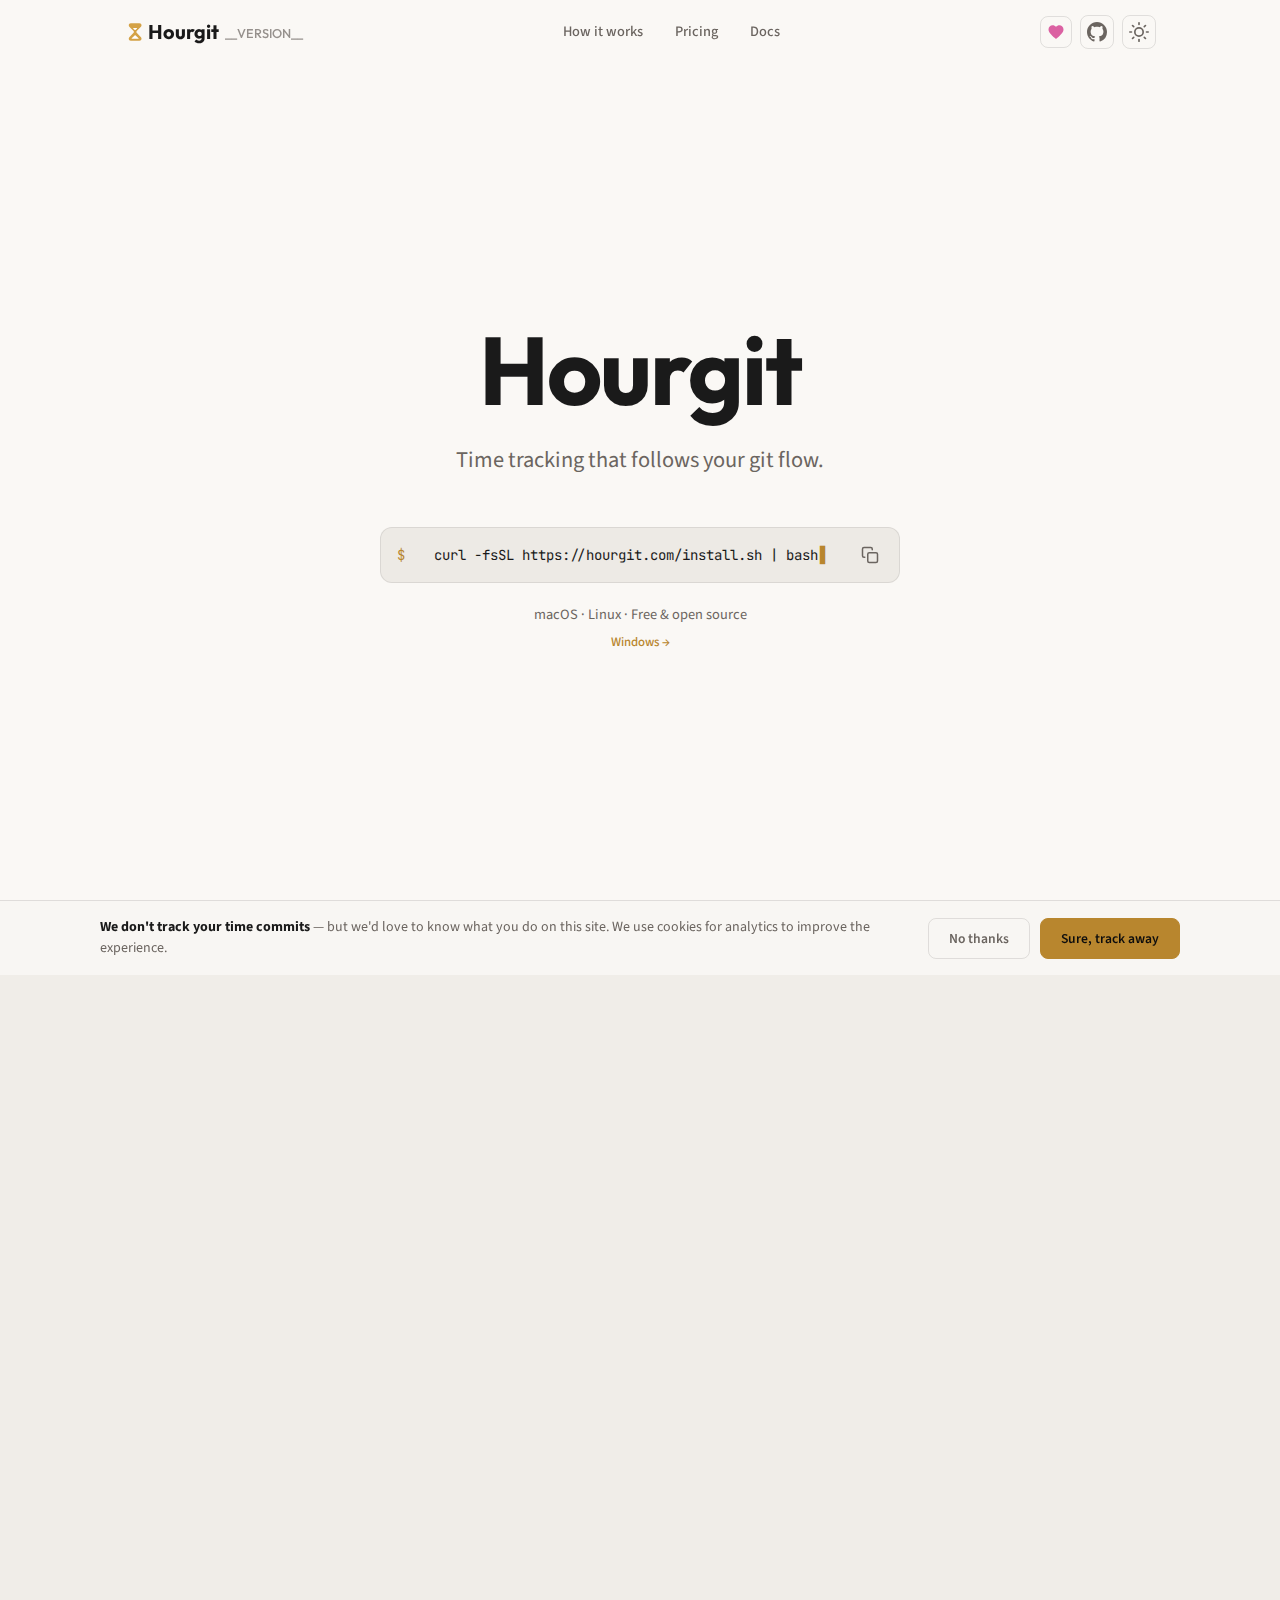
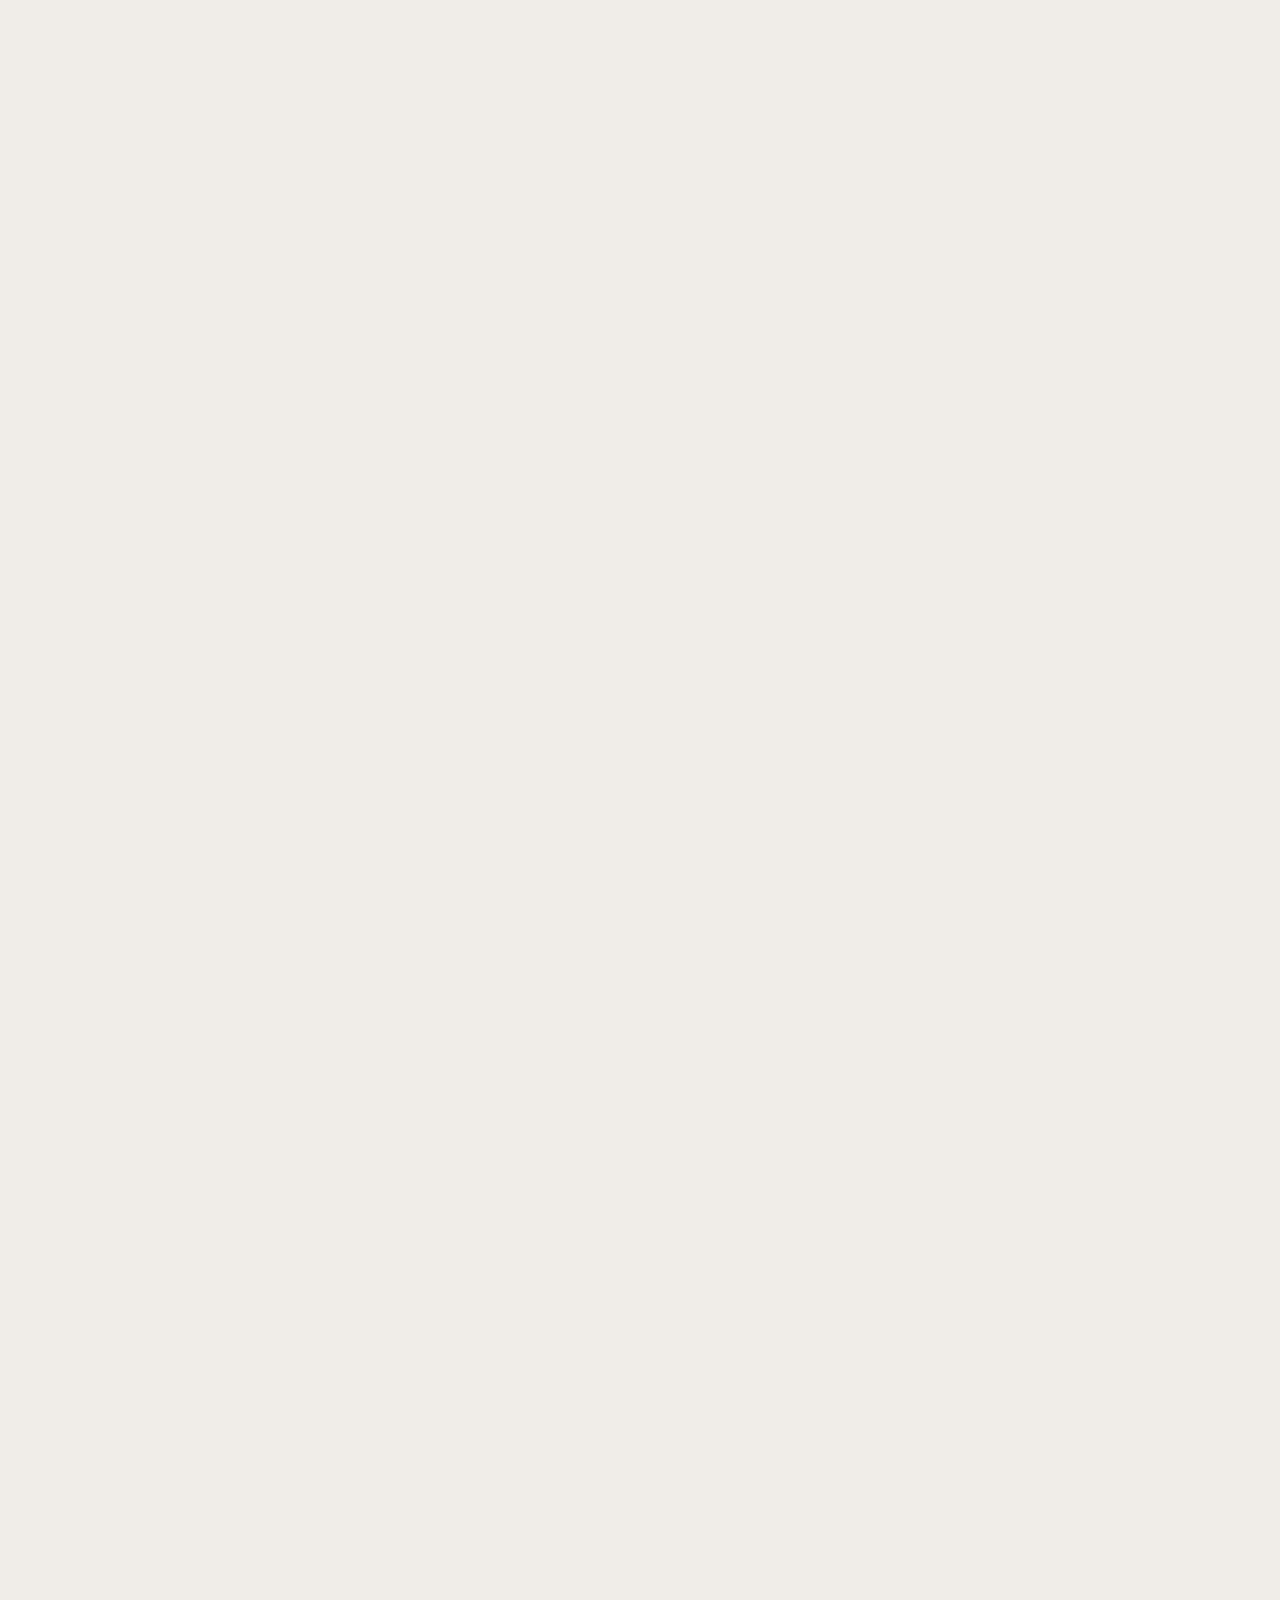
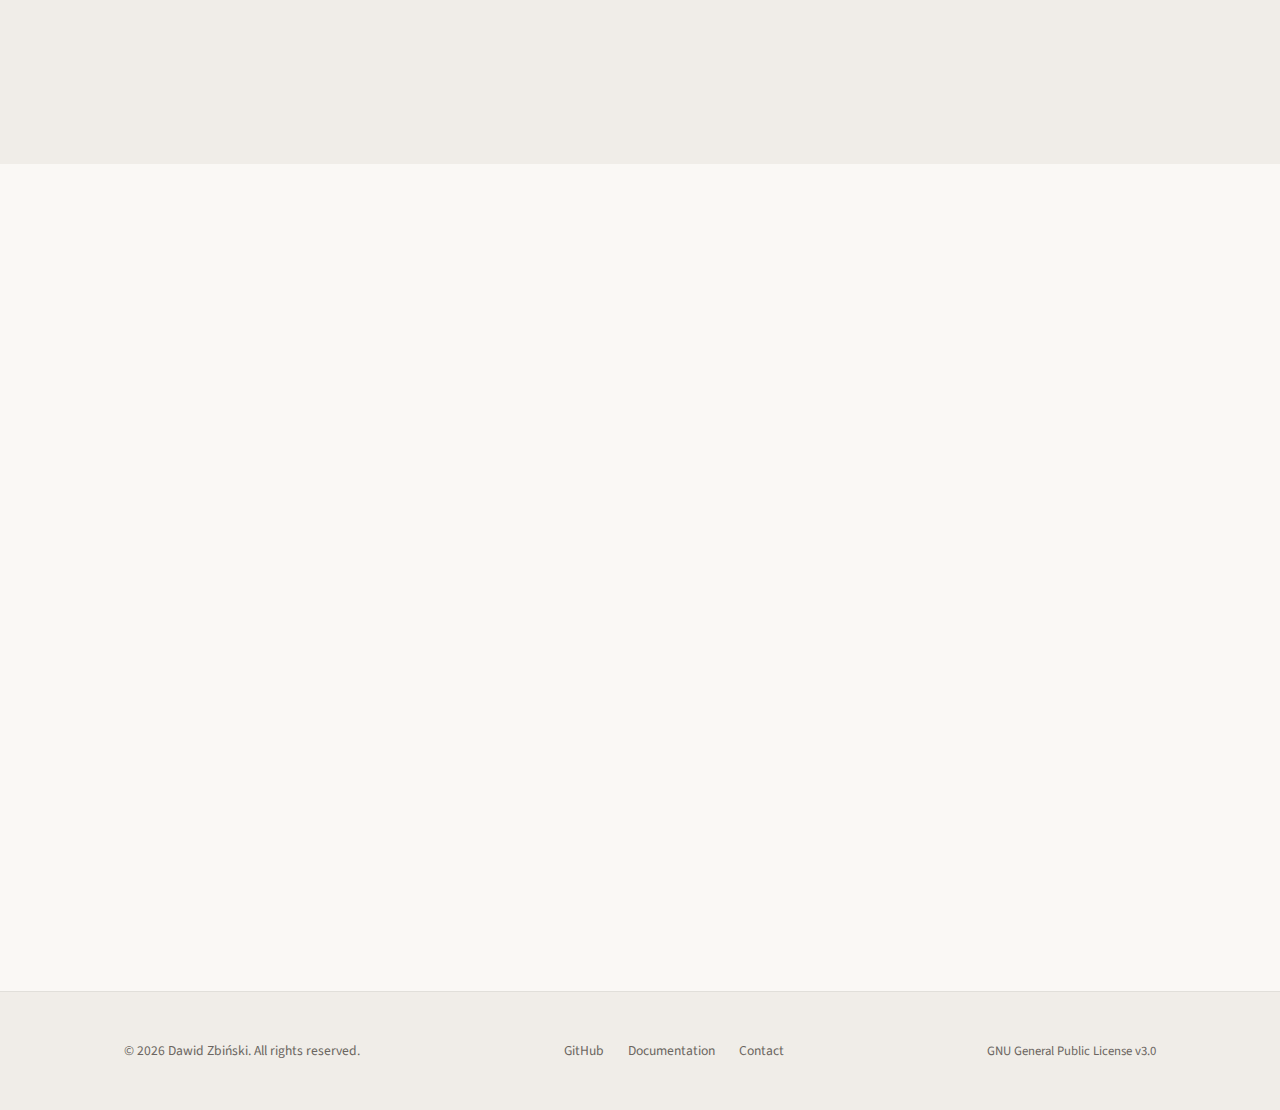
<file: web/index.html>
<!DOCTYPE html>
<html lang="en" data-theme="dark">
<head>
  <meta charset="UTF-8">
  <meta name="viewport" content="width=device-width, initial-scale=1.0">
  <title>Hourgit — Time tracking that follows your git flow</title>
  <meta name="description" content="Git-integrated time tracking for developers. No timers. No manual input. Just code.">
  <meta name="keywords" content="automatic time tracking for developers, git time tracking, time tracking from git, git branch time tracker, developer time tracking tool, programmer time tracking, automatic timesheet from git, git-integrated time tracking, time tracking CLI, git checkout time tracking, developer productivity tool, free time tracking for developers, timesheet generator for programmers, git workflow time tracking, automatic developer timesheet">
  <meta name="author" content="Dawid Zbiński">
  <meta name="robots" content="index, follow">
  <link rel="canonical" href="https://hourgit.com/">
  <meta name="theme-color" content="#d4a246">

  <!-- Google Consent Mode v2 defaults -->
  <script>
    window.dataLayer = window.dataLayer || [];
    function gtag(){dataLayer.push(arguments);}
    gtag('consent', 'default', {
      'analytics_storage': 'denied',
      'ad_storage': 'denied',
      'ad_user_data': 'denied',
      'ad_personalization': 'denied'
    });
  </script>

  <!-- Open Graph -->
  <meta property="og:title" content="Hourgit — Time tracking that follows your git flow">
  <meta property="og:description" content="Git-integrated time tracking for developers. No timers. No manual input. Just code.">
  <meta property="og:image" content="https://hourgit.com/assets/og-image.png">
  <meta property="og:image:width" content="1200">
  <meta property="og:image:height" content="630">
  <meta property="og:image:alt" content="Hourgit — automatic time tracking for developers using git">
  <meta property="og:url" content="https://hourgit.com/">
  <meta property="og:type" content="website">
  <meta property="og:site_name" content="Hourgit">
  <meta property="og:locale" content="en_US">

  <!-- Twitter Card -->
  <meta name="twitter:card" content="summary_large_image">
  <meta name="twitter:title" content="Hourgit — Time tracking that follows your git flow">
  <meta name="twitter:description" content="Git-integrated time tracking for developers. No timers. No manual input. Just code.">
  <meta name="twitter:image" content="https://hourgit.com/assets/twitter-image.png">
  <meta name="twitter:image:alt" content="Hourgit — automatic time tracking for developers using git">

  <!-- Structured Data -->
  <script type="application/ld+json">
  {
    "@context": "https://schema.org",
    "@type": "SoftwareApplication",
    "name": "Hourgit",
    "description": "Git-integrated time tracking for developers. Automatically tracks time from branch checkouts, with manual logging, interactive reports, and PDF export.",
    "applicationCategory": "DeveloperApplication",
    "operatingSystem": "macOS, Linux, Windows",
    "offers": {
      "@type": "Offer",
      "price": "0",
      "priceCurrency": "USD",
      "description": "Free and open-source under GPLv3"
    },
    "url": "https://hourgit.com/"
  }
  </script>

  <link rel="preconnect" href="https://fonts.googleapis.com">
  <link rel="preconnect" href="https://fonts.gstatic.com" crossorigin>
  <link href="https://fonts.googleapis.com/css2?family=Outfit:wght@400;500;700&family=Source+Sans+3:wght@400;500;600&family=JetBrains+Mono:wght@400;500&display=swap" rel="stylesheet">
  <link rel="stylesheet" href="css/style.css?v=__VERSION__">
  <link rel="icon" href="assets/favicon.svg" type="image/svg+xml">
  <link rel="icon" href="assets/favicon.png" type="image/png" sizes="32x32">
  <link rel="apple-touch-icon" href="assets/favicon.png">
</head>
<body>
  <!-- GTM noscript fallback (only rendered, GTM itself loads via consent JS) -->
  <noscript><iframe src="https://www.googletagmanager.com/ns.html?id=GTM-WRLZND6J"
                    height="0" width="0" style="display:none;visibility:hidden"></iframe></noscript>

  <!-- ── Nav ─────────────────────────────────────────────────────────── -->
  <nav class="nav" id="nav">
    <div class="nav-inner">
      <a href="/" class="nav-brand">
        <svg style="margin-right: -6px" width="22" height="22" viewBox="0 0 453 453" fill="none" xmlns="http://www.w3.org/2000/svg">
          <path d="M360.703 88.1719C360.703 65.7281 343.069 46.4906 319.022 46.4906H139.472C117.028 46.4906 97.7906 64.125 97.7906 88.1719C97.7906 99.3938 102.6 109.012 109.013 117.028L197.184 208.406C201.994 213.216 203.597 219.628 203.597 226.041C203.597 232.453 200.391 238.866 197.184 243.675L109.013 335.053C100.997 343.069 97.7906 352.687 97.7906 363.909C97.7906 386.353 115.425 405.591 139.472 405.591H319.022C341.466 405.591 360.703 387.956 360.703 363.909C360.703 352.687 355.894 343.069 349.481 335.053L261.309 243.675C256.5 238.866 254.897 232.453 254.897 226.041C254.897 219.628 258.103 213.216 261.309 208.406L349.481 117.028C357.497 109.012 360.703 99.3938 360.703 88.1719Z" fill="#D4A246"/>
          <path d="M294.975 365.512H163.519C157.106 365.512 153.9 357.497 158.709 352.687L224.438 294.975C227.644 291.769 230.85 291.769 234.056 294.975L299.784 352.687C304.594 357.497 301.388 365.512 294.975 365.512Z" fill="white"/>
          <path d="M200.391 144.281H259.706C267.722 144.281 270.928 153.9 264.516 158.709L234.056 184.359C230.85 187.566 226.041 187.566 222.834 184.359L192.375 158.709C185.963 153.9 190.772 144.281 197.184 144.281H200.391Z" fill="white"/>
        </svg>
        <span>Hourgit</span>
        <span class="nav-version">__VERSION__</span>
      </a>
      <div class="nav-links">
        <a href="#how-it-works">How it works</a>
        <a href="#pricing">Pricing</a>
        <a href="docs/">Docs</a>
      </div>
      <div class="nav-actions">
        <a href="https://github.com/sponsors/Flyrell" class="nav-icon-btn nav-sponsor-btn" target="_blank" rel="noopener" aria-label="Sponsor">
          <svg viewBox="0 0 24 24" fill="currentColor" width="18" height="18">
            <path d="M12 21.35l-1.45-1.32C5.4 15.36 2 12.28 2 8.5 2 5.42 4.42 3 7.5 3c1.74 0 3.41.81 4.5 2.09C13.09 3.81 14.76 3 16.5 3 19.58 3 22 5.42 22 8.5c0 3.78-3.4 6.86-8.55 11.54L12 21.35z"/>
          </svg>
        </a>
        <a href="https://github.com/Flyrell/hourgit" class="nav-icon-btn" target="_blank" rel="noopener" aria-label="GitHub">
          <svg viewBox="0 0 24 24" fill="currentColor" width="20" height="20">
            <path d="M12 0C5.37 0 0 5.37 0 12c0 5.31 3.435 9.795 8.205 11.385.6.105.825-.255.825-.57 0-.285-.015-1.23-.015-2.235-3.015.555-3.795-.735-4.035-1.41-.135-.345-.72-1.41-1.23-1.695-.42-.225-1.02-.78-.015-.795.945-.015 1.62.87 1.845 1.23 1.08 1.815 2.805 1.305 3.495.99.105-.78.42-1.305.765-1.605-2.67-.3-5.46-1.335-5.46-5.925 0-1.305.465-2.385 1.23-3.225-.12-.3-.54-1.53.12-3.18 0 0 1.005-.315 3.3 1.23.96-.27 1.98-.405 3-.405s2.04.135 3 .405c2.295-1.56 3.3-1.23 3.3-1.23.66 1.65.24 2.88.12 3.18.765.84 1.23 1.905 1.23 3.225 0 4.605-2.805 5.625-5.475 5.925.435.375.81 1.095.81 2.22 0 1.605-.015 2.895-.015 3.3 0 .315.225.69.825.57A12.02 12.02 0 0024 12c0-6.63-5.37-12-12-12z"/>
          </svg>
        </a>
        <button class="theme-toggle" id="theme-toggle" aria-label="Toggle theme">
          <svg class="icon-sun" viewBox="0 0 24 24" fill="none" stroke="currentColor" stroke-width="2" stroke-linecap="round" stroke-linejoin="round" width="20" height="20">
            <circle cx="12" cy="12" r="5"/><line x1="12" y1="1" x2="12" y2="3"/><line x1="12" y1="21" x2="12" y2="23"/><line x1="4.22" y1="4.22" x2="5.64" y2="5.64"/><line x1="18.36" y1="18.36" x2="19.78" y2="19.78"/><line x1="1" y1="12" x2="3" y2="12"/><line x1="21" y1="12" x2="23" y2="12"/><line x1="4.22" y1="19.78" x2="5.64" y2="18.36"/><line x1="18.36" y1="5.64" x2="19.78" y2="4.22"/>
          </svg>
          <svg class="icon-moon" viewBox="0 0 24 24" fill="none" stroke="currentColor" stroke-width="2" stroke-linecap="round" stroke-linejoin="round" width="20" height="20">
            <path d="M21 12.79A9 9 0 1 1 11.21 3 7 7 0 0 0 21 12.79z"/>
          </svg>
        </button>
        <button class="nav-mobile-toggle" id="nav-mobile-toggle" aria-label="Toggle menu">
          <svg class="icon-menu" viewBox="0 0 24 24" fill="none" stroke="currentColor" stroke-width="2" stroke-linecap="round" width="24" height="24">
            <line x1="3" y1="6" x2="21" y2="6"/><line x1="3" y1="12" x2="21" y2="12"/><line x1="3" y1="18" x2="21" y2="18"/>
          </svg>
          <svg class="icon-close" viewBox="0 0 24 24" fill="none" stroke="currentColor" stroke-width="2" stroke-linecap="round" stroke-linejoin="round" width="24" height="24">
            <line x1="18" y1="6" x2="6" y2="18"/><line x1="6" y1="6" x2="18" y2="18"/>
          </svg>
        </button>
      </div>
    </div>
  </nav>

  <!-- ── Hero ────────────────────────────────────────────────────────── -->
  <section class="section hero" id="hero">
    <div class="hero-content">
      <h1 class="hero-title">Hourgit</h1>
      <p class="hero-subtitle">Time tracking that follows your git flow.</p>
      <div class="install-box">
        <div class="install-box-inner">
          <span class="install-prompt">$</span>
          <code class="install-cmd">curl -fsSL https://hourgit.com/install.sh | bash</code>
          <button class="copy-btn" data-copy="curl -fsSL https://hourgit.com/install.sh | bash" aria-label="Copy install command">
            <svg class="icon-clipboard" viewBox="0 0 24 24" fill="none" stroke="currentColor" stroke-width="2" stroke-linecap="round" stroke-linejoin="round" width="18" height="18">
              <rect x="9" y="9" width="13" height="13" rx="2" ry="2"/><path d="M5 15H4a2 2 0 0 1-2-2V4a2 2 0 0 1 2-2h9a2 2 0 0 1 2 2v1"/>
            </svg>
            <svg class="icon-check" viewBox="0 0 24 24" fill="none" stroke="currentColor" stroke-width="2" stroke-linecap="round" stroke-linejoin="round" width="18" height="18">
              <polyline points="20 6 9 17 4 12"/>
            </svg>
          </button>
        </div>
      </div>
      <p class="hero-platforms">macOS · Linux · Free &amp; open source</p>
      <p class="hero-windows"><a href="docs/installation#windows">Windows →</a></p>
    </div>
  </section>

  <!-- ── How It Works ────────────────────────────────────────────────── -->
  <section class="section how-it-works" id="how-it-works">
    <div class="container">
      <h2 class="section-title reveal">How it works</h2>
      <div class="timeline">

        <div class="step reveal">
          <div class="step-number">1</div>
          <div class="step-content">
            <h3>Install in seconds</h3>
            <p>One command. No dependencies. No sudo.</p>
            <div class="terminal">
              <div class="terminal-header">
                <span class="terminal-dot"></span>
                <span class="terminal-dot"></span>
                <span class="terminal-dot"></span>
              </div>
              <pre><code><span class="t-prompt">$</span> curl -fsSL https://hourgit.com/install.sh | bash
<span class="t-output">info  Platform: darwin/arm64
info  Latest version: <span class="t-accent">__VERSION__</span>
info  Downloading hourgit-darwin-arm64-__VERSION__...
info  Checksum verified
info  Installed to <span class="t-accent">~/.hourgit/bin/hourgit</span>
<span class="t-success">Hourgit __VERSION__ installed successfully!</span></span></code></pre>
            </div>
          </div>
        </div>

        <div class="step reveal">
          <div class="step-number">2</div>
          <div class="step-content">
            <h3>Initialize your repo</h3>
            <p>Installs a git hook that silently tracks branch checkouts.</p>
            <div class="terminal">
              <div class="terminal-header">
                <span class="terminal-dot"></span>
                <span class="terminal-dot"></span>
                <span class="terminal-dot"></span>
              </div>
              <pre><code><span class="t-prompt">$</span> cd your-project
<span class="t-prompt">$</span> hourgit init --project <span class="t-string">'Work'</span>
<span class="t-output">Created project <span class="t-accent">Work</span>
Installed post-checkout hook
Repository assigned to <span class="t-accent">Work</span></span></code></pre>
            </div>
          </div>
        </div>

        <div class="step reveal">
          <div class="step-number">3</div>
          <div class="step-content">
            <h3>Just code</h3>
            <p>Every branch switch records a time commit. Working hours boundaries handle overnight gaps automatically.</p>
            <div class="terminal">
              <div class="terminal-header">
                <span class="terminal-dot"></span>
                <span class="terminal-dot"></span>
                <span class="terminal-dot"></span>
              </div>
              <pre><code><span class="t-prompt">$</span> git checkout feature/auth
<span class="t-comment"># ⏳ tracking time on feature/auth</span>

<span class="t-comment"># ... 2 hours later ...</span>

<span class="t-prompt">$</span> git checkout fix/login-bug
<span class="t-comment"># ⏳ 2h attributed to feature/auth</span>
<span class="t-comment"># ⏳ now tracking fix/login-bug</span></code></pre>
            </div>
          </div>
        </div>

        <div class="step reveal">
          <div class="step-number">4</div>
          <div class="step-content">
            <h3>Log non-code work</h3>
            <p>Meetings, reviews, research — log anything that isn't a branch switch.</p>
            <div class="terminal">
              <div class="terminal-header">
                <span class="terminal-dot"></span>
                <span class="terminal-dot"></span>
                <span class="terminal-dot"></span>
              </div>
              <pre><code><span class="t-prompt">$</span> hourgit log --duration 1h30m <span class="t-string">"code review"</span>
<span class="t-output">Logged <span class="t-accent">1h 30m</span> — code review</span>

<span class="t-prompt">$</span> hourgit log --from 9am --to 10:30am <span class="t-string">"standup"</span>
<span class="t-output">Logged <span class="t-accent">1h 30m</span> — standup</span></code></pre>
            </div>
          </div>
        </div>

        <div class="step reveal">
          <div class="step-number">5</div>
          <div class="step-content">
            <h3>View interactive reports</h3>
            <p>Navigate a tasks × days table with keyboard shortcuts. Edit, add, or remove time commits inline. Export to PDF.</p>
            <div class="terminal">
              <div class="terminal-header">
                <span class="terminal-dot"></span>
                <span class="terminal-dot"></span>
                <span class="terminal-dot"></span>
              </div>
              <pre><code><span class="t-prompt">$</span> hourgit report
<span class="t-output">
┌─────────────────┬───────┬───────┬───────┬───────┬───────┬───────┐
│ <span class="t-accent">Task</span>            │ <span class="t-accent">Mon</span>   │ <span class="t-accent">Tue</span>   │ <span class="t-accent">Wed</span>   │ <span class="t-accent">Thu</span>   │ <span class="t-accent">Fri</span>   │ <span class="t-accent">Total</span> │
├─────────────────┼───────┼───────┼───────┼───────┼───────┼───────┤
│ feature/auth    │ 3h*   │ 4h*   │ 2h*   │       │       │ 9h    │
│ fix/login-bug   │       │       │ 2h*   │ 5h*   │ 1h*   │ 8h    │
│ code review     │  30m  │       │  45m  │       │       │ 1h15m │
├─────────────────┼───────┼───────┼───────┼───────┼───────┼───────┤
│ <span class="t-accent">Total</span>           │ 3h30m │ 4h    │ 4h45m │ 5h    │ 1h    │ 18h15 │
└─────────────────┴───────┴───────┴───────┴───────┴───────┴───────┘
</span><span class="t-comment">  ↑↓←→ navigate · e edit · a add · r remove · s submit · q quit</span></code></pre>
            </div>
          </div>
        </div>

        <div class="step reveal">
          <div class="step-number">6</div>
          <div class="step-content">
            <h3>Submit when ready</h3>
            <p>Submitting persists all auto-generated time commits and marks the period as complete.</p>
            <div class="terminal">
              <div class="terminal-header">
                <span class="terminal-dot"></span>
                <span class="terminal-dot"></span>
                <span class="terminal-dot"></span>
              </div>
              <pre><code><span class="t-comment"># Press 's' in the report view</span>
<span class="t-output">
  Submit February 2026?

  This will persist <span class="t-accent">12 generated entries</span>
  and mark the period as submitted.

  <span class="t-accent">▸ Yes, submit</span>
    Cancel
</span></code></pre>
            </div>
          </div>
        </div>

      </div>
    </div>
  </section>

  <!-- ── Free & Open Source ──────────────────────────────────────────── -->
  <section class="section pricing" id="pricing">
    <div class="container">
      <h2 class="section-title reveal">Free &amp; Open Source</h2>
      <div class="pricing-grid">

        <div class="pricing-card pricing-card--free reveal">
          <div class="pricing-card-header">
            <h3>Free Forever</h3>
            <p class="pricing-audience">GPLv3 Licensed</p>
          </div>
          <p class="pricing-description">100% free, forever. No paid tiers, no employee limits, no feature gates.</p>
          <ul class="pricing-features">
            <li>
              <svg viewBox="0 0 24 24" fill="none" stroke="currentColor" stroke-width="2" width="18" height="18"><polyline points="20 6 9 17 4 12"/></svg>
              Unlimited projects
            </li>
            <li>
              <svg viewBox="0 0 24 24" fill="none" stroke="currentColor" stroke-width="2" width="18" height="18"><polyline points="20 6 9 17 4 12"/></svg>
              Unlimited entries
            </li>
            <li>
              <svg viewBox="0 0 24 24" fill="none" stroke="currentColor" stroke-width="2" width="18" height="18"><polyline points="20 6 9 17 4 12"/></svg>
              PDF export
            </li>
            <li>
              <svg viewBox="0 0 24 24" fill="none" stroke="currentColor" stroke-width="2" width="18" height="18"><polyline points="20 6 9 17 4 12"/></svg>
              All features included
            </li>
          </ul>
          <div class="pricing-cta">
            <a href="#hero" class="btn btn--free">Install now &rarr;</a>
          </div>
        </div>

        <div class="pricing-card reveal">
          <div class="pricing-card-header">
            <h3>Contribute</h3>
            <p class="pricing-audience">Help Make It Better</p>
          </div>
          <p class="pricing-description">Hourgit is built in the open. Every contribution makes it better for everyone.</p>
          <ul class="pricing-features">
            <li>
              <svg viewBox="0 0 24 24" fill="none" stroke="currentColor" stroke-width="2" width="18" height="18"><polyline points="20 6 9 17 4 12"/></svg>
              Report bugs
            </li>
            <li>
              <svg viewBox="0 0 24 24" fill="none" stroke="currentColor" stroke-width="2" width="18" height="18"><polyline points="20 6 9 17 4 12"/></svg>
              Submit PRs
            </li>
            <li>
              <svg viewBox="0 0 24 24" fill="none" stroke="currentColor" stroke-width="2" width="18" height="18"><polyline points="20 6 9 17 4 12"/></svg>
              Suggest features
            </li>
            <li>
              <svg viewBox="0 0 24 24" fill="none" stroke="currentColor" stroke-width="2" width="18" height="18"><polyline points="20 6 9 17 4 12"/></svg>
              Spread the word
            </li>
          </ul>
          <div class="pricing-cta">
            <a href="https://github.com/Flyrell/hourgit" class="btn btn--contribute" target="_blank" rel="noopener">View on GitHub &rarr;</a>
          </div>
        </div>

      </div>
    </div>
  </section>

  <!-- ── Footer ──────────────────────────────────────────────────────── -->
  <footer class="footer">
    <div class="container">
      <div class="footer-inner">
        <p class="footer-copyright">&copy; 2026 Dawid Zbiński. All rights reserved.</p>
        <div class="footer-links">
          <a href="https://github.com/Flyrell/hourgit" target="_blank" rel="noopener">GitHub</a>
          <a href="docs/">Documentation</a>
          <a href="mailto:dawid@zbinski.dev">Contact</a>
        </div>
        <p class="footer-license"><a href="https://github.com/Flyrell/hourgit/blob/main/LICENSE" target="_blank" rel="noopener">GNU General Public License v3.0</a></p>
      </div>
    </div>
  </footer>

  <!-- ── Consent Banner ──────────────────────────────────────────────── -->
  <div class="consent-banner" id="consent-banner">
    <div class="consent-banner-inner">
      <p class="consent-text">
        <strong>We don't track your time commits</strong> — but we'd love to know what you do on this site.
        We use cookies for analytics to improve the experience.
      </p>
      <div class="consent-actions">
        <button class="consent-btn consent-btn--reject" id="consent-reject">No thanks</button>
        <button class="consent-btn consent-btn--accept" id="consent-accept">Sure, track away</button>
      </div>
    </div>
  </div>

  <script src="js/main.js?v=__VERSION__"></script>
</body>
</html>
</file>
<file: web/css/style.css>
/* ── Reset & Base ──────────────────────────────────────────────────── */

*,
*::before,
*::after {
  margin: 0;
  padding: 0;
  box-sizing: border-box;
}

/* ── Custom Properties ────────────────────────────────────────────── */

:root {
  /* Typography */
  --font-display: 'Outfit', sans-serif;
  --font-body: 'Source Sans 3', sans-serif;
  --font-mono: 'JetBrains Mono', monospace;

  /* Spacing */
  --nav-height: 64px;
  --container-width: 1080px;
  --section-padding: 120px 0;
}

/* Dark theme (default) */
[data-theme="dark"] {
  --bg-primary: #0d0d0d;
  --bg-secondary: #1a1a1a;
  --bg-terminal: #0a0a0a;
  --text-primary: #e8e4de;
  --text-secondary: #9a9590;
  --accent: #d4a246;
  --accent-hover: #e6b654;
  --card-bg: #161616;
  --border: rgba(255, 255, 255, 0.06);
  --border-strong: rgba(255, 255, 255, 0.1);
  --nav-bg: rgba(13, 13, 13, 0.8);
  --install-bg: #111111;
  --terminal-border: rgba(255, 255, 255, 0.06);
  --terminal-header-bg: rgba(255, 255, 255, 0.03);
  --terminal-text: #e8e4de;
  --terminal-dot-bg: rgba(255, 255, 255, 0.1);
  --install-text: #e8e4de;
  --install-border: rgba(255, 255, 255, 0.08);
}

/* Light theme */
[data-theme="light"] {
  --bg-primary: #faf8f5;
  --bg-secondary: #f0ede8;
  --bg-terminal: #f5f3f0;
  --text-primary: #1a1a1a;
  --text-secondary: #6b6560;
  --accent: #b8862e;
  --accent-hover: #a07528;
  --card-bg: #ffffff;
  --border: rgba(0, 0, 0, 0.06);
  --border-strong: rgba(0, 0, 0, 0.1);
  --nav-bg: rgba(250, 248, 245, 0.8);
  --install-bg: #edeae5;
  --terminal-border: rgba(0, 0, 0, 0.08);
  --terminal-header-bg: rgba(0, 0, 0, 0.03);
  --terminal-text: #1a1a1a;
  --terminal-dot-bg: rgba(0, 0, 0, 0.1);
  --install-text: #1a1a1a;
  --install-border: rgba(0, 0, 0, 0.08);
}

html {
  scroll-snap-type: y proximity;
  scroll-behavior: smooth;
  scroll-padding-top: var(--nav-height);
}

body {
  font-family: var(--font-body);
  background: var(--bg-primary);
  color: var(--text-primary);
  line-height: 1.6;
  overflow-x: hidden;
  -webkit-font-smoothing: antialiased;
  -moz-osx-font-smoothing: grayscale;
}

h1, h2, h3, h4 {
  font-family: var(--font-display);
  font-weight: 700;
  line-height: 1.2;
}

a {
  color: var(--accent);
  text-decoration: none;
  transition: color 0.2s;
}

a:hover {
  color: var(--accent-hover);
}

code, pre {
  font-family: var(--font-mono);
}

.container {
  max-width: var(--container-width);
  margin: 0 auto;
  padding: 0 24px;
}

.section {
  scroll-snap-align: start;
}

.section-title {
  font-size: clamp(2rem, 4vw, 2.75rem);
  text-align: center;
  margin-bottom: 64px;
}

/* ── Nav ──────────────────────────────────────────────────────────── */

.nav {
  position: fixed;
  top: 0;
  left: 0;
  right: 0;
  height: var(--nav-height);
  z-index: 100;
  background: var(--nav-bg);
  backdrop-filter: blur(12px);
  -webkit-backdrop-filter: blur(12px);
  border-bottom: 1px solid transparent;
  transition: border-color 0.3s;
}

.nav.scrolled {
  border-bottom-color: var(--border-strong);
  backdrop-filter: blur(20px);
  -webkit-backdrop-filter: blur(20px);
}

.nav-inner {
  max-width: var(--container-width);
  margin: 0 auto;
  padding: 0 24px;
  height: 100%;
  display: flex;
  align-items: center;
  justify-content: space-between;
}

.nav-brand {
  display: flex;
  align-items: center;
  gap: 8px;
  font-family: var(--font-display);
  font-weight: 700;
  font-size: 1.25rem;
  color: var(--text-primary);
}

.nav-brand:hover {
  color: var(--text-primary);
}

.nav-version {
  font-size: 0.8rem;
  font-weight: 500;
  color: var(--text-secondary);
  opacity: 0.7;
  margin-top: 3px;
  margin-left: -2px;
}

.nav-icon {
  color: var(--accent);
}

.nav-links {
  display: flex;
  align-items: center;
  gap: 32px;
}

.nav-links a {
  color: var(--text-secondary);
  font-size: 0.9rem;
  font-weight: 500;
  transition: color 0.2s;
}

.nav-links a:hover {
  color: var(--text-primary);
}

.theme-toggle {
  background: none;
  border: 1px solid var(--border-strong);
  border-radius: 8px;
  padding: 6px;
  cursor: pointer;
  color: var(--text-secondary);
  display: flex;
  align-items: center;
  justify-content: center;
  transition: color 0.2s, border-color 0.2s;
}

.theme-toggle:hover {
  color: var(--text-primary);
  border-color: var(--accent);
}

.theme-toggle svg {
  transition: transform 0.3s ease;
}

[data-theme="dark"] .icon-sun { display: none; }
[data-theme="dark"] .icon-moon { display: block; }
[data-theme="light"] .icon-sun { display: block; }
[data-theme="light"] .icon-moon { display: none; }

.nav-actions {
  display: flex;
  align-items: center;
  gap: 8px;
}

.nav-icon-btn {
  display: flex;
  align-items: center;
  justify-content: center;
  color: var(--text-secondary);
  padding: 6px;
  border: 1px solid var(--border-strong);
  border-radius: 8px;
  transition: color 0.2s, border-color 0.2s;
}

.nav-icon-btn:hover {
  color: var(--text-primary);
  border-color: var(--accent);
}

.nav-sponsor-btn {
  color: #db61a2;
}

.nav-sponsor-btn:hover {
  color: #bf4b8b;
  border-color: #db61a2;
}

.nav-mobile-toggle {
  display: none;
  background: none;
  border: none;
  color: var(--text-secondary);
  cursor: pointer;
  padding: 4px;
}

.nav-mobile-toggle .icon-close { display: none; }
.nav-mobile-toggle.open .icon-menu { display: none; }
.nav-mobile-toggle.open .icon-close { display: block; }

/* ── Hero ─────────────────────────────────────────────────────────── */

.hero {
  min-height: 100vh;
  display: flex;
  align-items: center;
  justify-content: center;
  padding: var(--nav-height) 24px 0;
}

.hero-content {
  text-align: center;
  max-width: 640px;
  width: 100%;
}

.hero-title {
  font-size: clamp(3.5rem, 8vw, 6rem);
  font-weight: 700;
  letter-spacing: -0.02em;
  margin-bottom: 16px;
}

.hero-subtitle {
  font-size: clamp(1.1rem, 2.5vw, 1.4rem);
  color: var(--text-secondary);
  margin-bottom: 48px;
  font-weight: 400;
}

.install-box {
  margin: 0 auto 20px;
  max-width: min(520px, 100%);
}

.install-box-inner {
  display: flex;
  align-items: center;
  gap: 12px;
  background: var(--install-bg);
  border: 1px solid var(--install-border);
  border-radius: 12px;
  padding: 14px 16px;
  font-family: var(--font-mono);
  font-size: 0.875rem;
}

.install-prompt {
  color: var(--accent);
  user-select: none;
  flex-shrink: 0;
}

.install-cmd {
  color: var(--install-text);
  flex: 1;
  min-width: 0;
  overflow-x: auto;
  white-space: nowrap;
}

.install-cmd::after {
  content: '▋';
  animation: blink 1s step-end infinite;
  color: var(--accent);
  margin-left: 2px;
}

@keyframes blink {
  50% { opacity: 0; }
}

.copy-btn {
  background: none;
  border: none;
  cursor: pointer;
  color: var(--text-secondary);
  padding: 4px;
  display: flex;
  align-items: center;
  justify-content: center;
  transition: color 0.2s;
  flex-shrink: 0;
}

.copy-btn:hover {
  color: var(--install-text);
}

.copy-btn .icon-check {
  display: none;
  color: #4ade80;
}

.copy-btn.copied .icon-clipboard { display: none; }
.copy-btn.copied .icon-check { display: block; }

.hero-platforms {
  color: var(--text-secondary);
  font-size: 0.9rem;
}

.hero-windows {
  margin-top: 6px;
  font-size: 0.8rem;
}

.hero-windows a {
  color: var(--accent);
  font-weight: 500;
}

.hero-windows a:hover {
  color: var(--accent-hover);
}

/* ── How It Works ─────────────────────────────────────────────────── */

.how-it-works {
  background: var(--bg-secondary);
  padding: var(--section-padding);
  padding-top: calc(var(--nav-height) + 80px);
  overflow-x: hidden;
}

.timeline {
  max-width: 720px;
  margin: 0 auto;
  display: flex;
  flex-direction: column;
  gap: 48px;
}

.step {
  display: flex;
  gap: 24px;
  align-items: flex-start;
}

.step-number {
  flex-shrink: 0;
  font-family: var(--font-display);
  font-weight: 700;
  font-size: clamp(3rem, 5vw, 4rem);
  line-height: 1;
  background: linear-gradient(to top, var(--accent), transparent);
  -webkit-background-clip: text;
  -webkit-text-fill-color: transparent;
  background-clip: text;
  min-width: 48px;
  text-align: center;
  margin-top: -4px;
}

.step-content {
  flex: 1;
  min-width: 0;
  width: 100%;
  overflow: hidden;
}

.step-content h3 {
  font-size: 1.35rem;
  margin-bottom: 6px;
}

.step-content p {
  color: var(--text-secondary);
  margin-bottom: 16px;
  font-size: 0.95rem;
}

/* ── Terminal Block ───────────────────────────────────────────────── */

.terminal {
  background: var(--bg-terminal);
  border: 1px solid var(--terminal-border);
  border-radius: 10px;
  overflow: hidden;
  min-width: 0;
  max-width: 100%;
}

.terminal-header {
  display: flex;
  gap: 6px;
  padding: 10px 14px;
  background: var(--terminal-header-bg);
  border-bottom: 1px solid var(--terminal-border);
}

.terminal-dot {
  width: 10px;
  height: 10px;
  border-radius: 50%;
  background: var(--terminal-dot-bg);
}

.terminal pre {
  padding: 16px;
  overflow-x: auto;
  max-width: 100%;
  font-size: 0.8rem;
  line-height: 1.65;
}

.terminal code {
  color: var(--terminal-text);
}

.t-prompt { color: var(--accent); user-select: none; }
.t-output { color: var(--text-secondary); }
.t-accent { color: var(--accent); }
.t-string { color: #a8cc8c; }
.t-comment { color: #5c5c5c; }
.t-success { color: #4ade80; font-weight: 500; }

/* Light mode terminal syntax overrides */
[data-theme="light"] .t-string { color: #3a7d22; }
[data-theme="light"] .t-comment { color: #8a8580; }
[data-theme="light"] .t-success { color: #1a8a40; }

/* ── Pricing ──────────────────────────────────────────────────────── */

.pricing {
  padding: var(--section-padding);
  padding-top: calc(var(--nav-height) + 80px);
}

.pricing-grid {
  display: grid;
  grid-template-columns: repeat(2, 1fr);
  gap: 32px;
  max-width: 800px;
  margin: 0 auto;
}

.pricing-card {
  background: var(--card-bg);
  border: 1px solid var(--border-strong);
  border-radius: 16px;
  padding: 40px 32px;
  display: flex;
  flex-direction: column;
  transition: transform 0.3s ease, box-shadow 0.3s ease;
}

.pricing-card:hover {
  transform: translateY(-4px);
  box-shadow: 0 12px 40px rgba(0, 0, 0, 0.2);
}

.pricing-card--free {
  border-color: var(--accent);
  box-shadow: 0 0 0 1px var(--accent);
}

.pricing-card-header h3 {
  font-size: 1.75rem;
  margin-bottom: 4px;
}

.pricing-audience {
  color: var(--text-secondary);
  font-size: 0.95rem;
  margin-bottom: 16px;
}

.pricing-description {
  color: var(--text-secondary);
  font-size: 0.9rem;
  margin-bottom: 24px;
  line-height: 1.5;
}

.pricing-features {
  list-style: none;
  display: flex;
  flex-direction: column;
  gap: 12px;
  margin-bottom: 32px;
  flex: 1;
}

.pricing-features li {
  display: flex;
  align-items: center;
  gap: 10px;
  font-size: 0.95rem;
}

.pricing-features svg {
  color: var(--accent);
  flex-shrink: 0;
}

.pricing-cta {
  margin-top: auto;
}

.btn {
  display: inline-flex;
  align-items: center;
  justify-content: center;
  padding: 14px 32px;
  border-radius: 10px;
  font-family: var(--font-body);
  font-weight: 600;
  font-size: 0.95rem;
  transition: all 0.2s;
  cursor: pointer;
  text-decoration: none;
  width: 100%;
}

.btn--free {
  background: var(--accent);
  border: 1px solid var(--accent);
  color: #0d0d0d;
}

.btn--free:hover {
  background: var(--accent-hover);
  border-color: var(--accent-hover);
  color: #0d0d0d;
}

.btn--contribute {
  background: transparent;
  color: var(--text-primary);
  border: 1px solid var(--border-strong);
}

.btn--contribute:hover {
  border-color: var(--accent);
  color: var(--accent);
}

/* ── Footer ───────────────────────────────────────────────────────── */

.footer {
  background: var(--bg-secondary);
  border-top: 1px solid var(--border);
  padding: 48px 0;
}

.footer-inner {
  display: flex;
  align-items: center;
  justify-content: space-between;
  flex-wrap: wrap;
  gap: 16px;
}

.footer-copyright {
  color: var(--text-secondary);
  font-size: 0.85rem;
}

.footer-links {
  display: flex;
  gap: 24px;
}

.footer-links a {
  color: var(--text-secondary);
  font-size: 0.85rem;
  transition: color 0.2s;
}

.footer-links a:hover {
  color: var(--text-primary);
}

.footer-license {
  font-size: 0.8rem;
}

.footer-license a {
  color: var(--text-secondary);
}

.footer-license a:hover {
  color: var(--text-primary);
}

/* ── Scroll Reveal ────────────────────────────────────────────────── */

.reveal {
  opacity: 0;
  transform: translateY(30px);
  transition: opacity 0.6s ease, transform 0.6s ease;
}

.reveal.visible {
  opacity: 1;
  transform: translateY(0);
}

/* ── Responsive ───────────────────────────────────────────────────── */

@media (max-width: 768px) {
  :root {
    --section-padding: 80px 0;
  }

  .nav.menu-open {
    height: 100dvh;
    background: var(--bg-primary);
  }

  .nav.menu-open .nav-inner {
    height: var(--nav-height);
  }

  .nav-links {
    display: flex;
    position: absolute;
    top: 0;
    left: 0;
    right: 0;
    bottom: 0;
    background: var(--bg-primary);
    flex-direction: column;
    align-items: center;
    justify-content: center;
    gap: 32px;
    padding: var(--nav-height) 24px 24px;
    opacity: 0;
    visibility: hidden;
    transition: opacity 0.3s ease, visibility 0.3s ease;
  }

  .nav-links.open {
    opacity: 1;
    visibility: visible;
  }

  .nav-links a {
    font-size: 1.5rem;
    font-family: var(--font-display);
    font-weight: 600;
    color: var(--text-primary);
    opacity: 0;
    transform: translateY(16px);
    transition: opacity 0.3s ease, transform 0.3s ease, color 0.2s;
  }

  .nav-links.open a {
    opacity: 1;
    transform: translateY(0);
  }

  .nav-links.open a:nth-child(1) { transition-delay: 0.05s; }
  .nav-links.open a:nth-child(2) { transition-delay: 0.1s; }
  .nav-links.open a:nth-child(3) { transition-delay: 0.15s; }

  .nav-mobile-toggle {
    display: flex;
  }

  .nav-actions {
    margin-left: auto;
    position: relative;
    z-index: 1;
  }

  .pricing-grid {
    grid-template-columns: 1fr;
  }

  .pricing-card {
    padding: 32px 20px;
  }

  .step {
    flex-direction: column;
    gap: 12px;
  }

  .terminal pre {
    font-size: 0.7rem;
  }

  .footer-inner {
    flex-direction: column;
    text-align: center;
    gap: 12px;
  }

  .hero-title {
    font-size: clamp(2.5rem, 10vw, 4rem);
  }

  .install-box-inner {
    font-size: 0.75rem;
    padding: 12px 14px;
    gap: 8px;
  }
}

@media (max-width: 480px) {
  .install-box-inner {
    font-size: 0.65rem;
  }

  .section-title {
    margin-bottom: 40px;
  }

  .consent-actions {
    flex-direction: column;
  }

  .consent-btn {
    width: 100%;
    text-align: center;
  }
}

/* ── Consent Banner ──────────────────────────────────────────────── */

.consent-banner {
  position: fixed;
  bottom: 0;
  left: 0;
  right: 0;
  z-index: 200;
  padding: 16px 24px;
  background: var(--nav-bg);
  backdrop-filter: blur(20px);
  -webkit-backdrop-filter: blur(20px);
  border-top: 1px solid var(--border-strong);
  transform: translateY(100%);
  animation: consent-slide-up 0.4s ease forwards;
}

.consent-banner.hidden {
  animation: consent-slide-down 0.3s ease forwards;
  pointer-events: none;
}

@keyframes consent-slide-up {
  from { transform: translateY(100%); }
  to   { transform: translateY(0); }
}

@keyframes consent-slide-down {
  from { transform: translateY(0); opacity: 1; }
  to   { transform: translateY(100%); opacity: 0; }
}

.consent-banner-inner {
  max-width: var(--container-width);
  margin: 0 auto;
  display: flex;
  align-items: center;
  justify-content: space-between;
  gap: 24px;
}

.consent-text {
  color: var(--text-secondary);
  font-size: 0.875rem;
  line-height: 1.5;
  flex: 1;
}

.consent-text strong {
  color: var(--text-primary);
}

.consent-actions {
  display: flex;
  gap: 10px;
  flex-shrink: 0;
}

.consent-btn {
  font-family: var(--font-body);
  font-size: 0.85rem;
  font-weight: 600;
  padding: 10px 20px;
  border-radius: 8px;
  cursor: pointer;
  transition: all 0.2s;
  white-space: nowrap;
}

.consent-btn--reject {
  background: transparent;
  border: 1px solid var(--border-strong);
  color: var(--text-secondary);
}

.consent-btn--reject:hover {
  border-color: var(--text-secondary);
  color: var(--text-primary);
}

.consent-btn--accept {
  background: var(--accent);
  border: 1px solid var(--accent);
  color: #0d0d0d;
}

.consent-btn--accept:hover {
  background: var(--accent-hover);
  border-color: var(--accent-hover);
}

@media (max-width: 768px) {
  .consent-banner-inner {
    flex-direction: column;
    text-align: center;
    gap: 14px;
  }

  .consent-text {
    font-size: 0.8rem;
  }

  .consent-actions {
    width: 100%;
    justify-content: center;
  }
}
</file>
